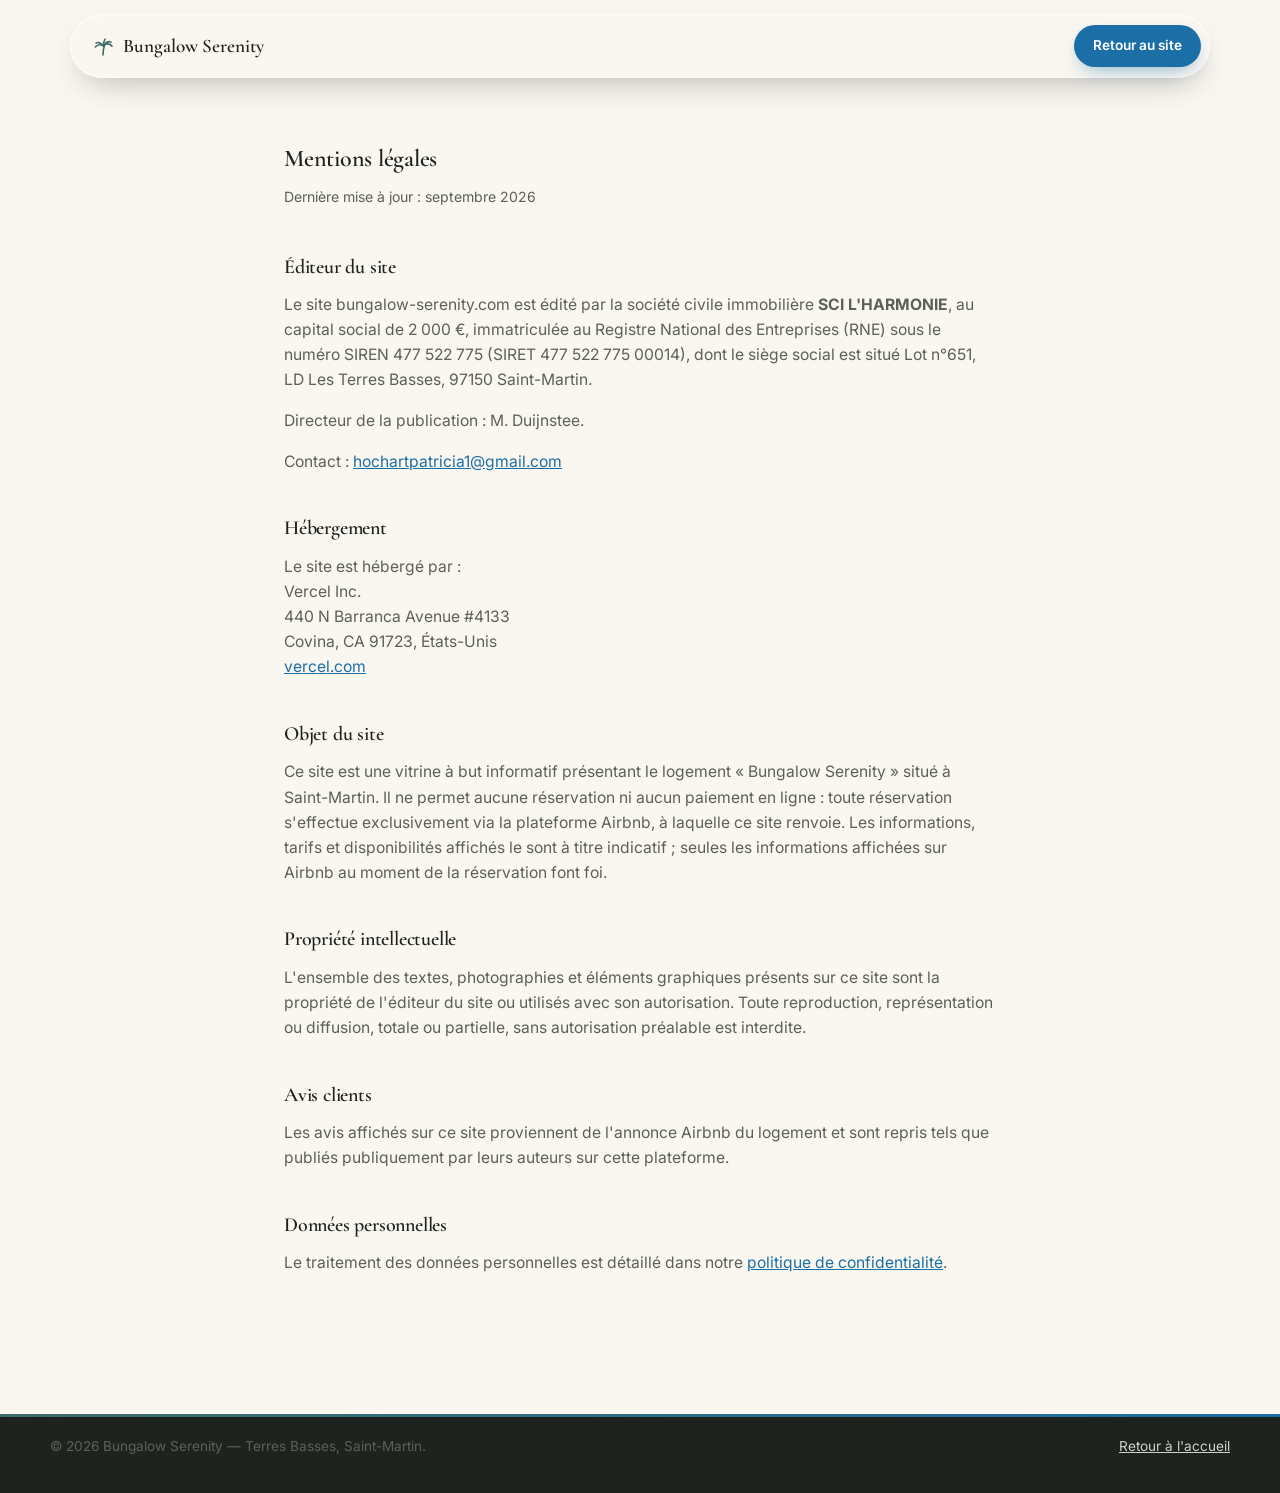
<file: mentions-legales.html>
<!DOCTYPE html>
<html lang="fr">
<head>
<meta charset="UTF-8">
<meta name="viewport" content="width=device-width, initial-scale=1.0">
<title>Mentions légales — Bungalow Serenity</title>
<meta name="description" content="Mentions légales du site Bungalow Serenity : éditeur, hébergeur et informations légales.">
<meta name="robots" content="noindex, follow">
<link rel="canonical" href="https://bungalow-serenity.com/mentions-legales.html">
<meta name="theme-color" content="#1c6ea6">
<link rel="icon" href="data:image/svg+xml,<svg xmlns=%22http://www.w3.org/2000/svg%22 viewBox=%220 0 100 100%22><text y=%22.9em%22 font-size=%2290%22>🌴</text></svg>">
<link rel="preconnect" href="https://fonts.googleapis.com">
<link rel="preconnect" href="https://fonts.gstatic.com" crossorigin>
<link href="https://fonts.googleapis.com/css2?family=Cormorant+Garamond:wght@500;600;700&family=Inter:wght@400;500;600;700&display=swap" rel="stylesheet">
<link rel="stylesheet" href="css/style.css">
<style>
  .legal-main { padding: 140px 0 100px; }
  .legal-main h1 { margin-bottom: 8px; }
  .legal-updated { color: var(--ink-soft); font-size: 0.88rem; margin-bottom: 2.6rem; }
  .legal-block { margin-bottom: 2.4rem; }
  .legal-block h2 { font-size: 1.25rem; margin-bottom: 0.6rem; }
  .legal-block p, .legal-block li { color: var(--ink-soft); font-size: 0.98rem; }
  .legal-block ul { padding-left: 1.2rem; list-style: disc; margin-bottom: 1em; }
  .legal-block a { color: var(--accent); text-decoration: underline; }
  .legal-back { display: inline-block; margin-bottom: 2rem; font-size: 0.9rem; color: var(--accent); }
</style>
</head>
<body>

<header class="site-header" id="top">
  <div class="container header-inner">
    <a href="index.html" class="brand">
      <svg class="icon brand-mark icon-sway"><use href="images/icons.svg#ic-palm"></use></svg>
      <span class="brand-name">Bungalow Serenity</span>
    </a>
    <div class="header-actions">
      <a class="btn btn-primary btn-small" href="index.html">Retour au site</a>
    </div>
  </div>
</header>

<main>
  <section class="legal-main">
    <div class="container" style="max-width: 760px;">
      <h1>Mentions légales</h1>
      <p class="legal-updated">Dernière mise à jour : septembre 2026</p>

      <div class="legal-block">
        <h2>Éditeur du site</h2>
        <p>
          Le site bungalow-serenity.com est édité par la société civile immobilière <strong>SCI L'HARMONIE</strong>,
          au capital social de 2 000 €, immatriculée au Registre National des Entreprises (RNE) sous le numéro
          SIREN 477 522 775 (SIRET 477 522 775 00014), dont le siège social est situé Lot n°651, LD Les Terres
          Basses, 97150 Saint-Martin.
        </p>
        <p>
          Directeur de la publication : M. Duijnstee.
        </p>
        <p>
          Contact : <a href="mailto:hochartpatricia1@gmail.com">hochartpatricia1@gmail.com</a>
        </p>
      </div>

      <div class="legal-block">
        <h2>Hébergement</h2>
        <p>
          Le site est hébergé par :<br>
          Vercel Inc.<br>
          440 N Barranca Avenue #4133<br>
          Covina, CA 91723, États-Unis<br>
          <a href="https://vercel.com" target="_blank" rel="noopener">vercel.com</a>
        </p>
      </div>

      <div class="legal-block">
        <h2>Objet du site</h2>
        <p>
          Ce site est une vitrine à but informatif présentant le logement « Bungalow Serenity » situé à Saint-Martin.
          Il ne permet aucune réservation ni aucun paiement en ligne : toute réservation s'effectue exclusivement
          via la plateforme Airbnb, à laquelle ce site renvoie. Les informations, tarifs et disponibilités affichés
          le sont à titre indicatif ; seules les informations affichées sur Airbnb au moment de la réservation font foi.
        </p>
      </div>

      <div class="legal-block">
        <h2>Propriété intellectuelle</h2>
        <p>
          L'ensemble des textes, photographies et éléments graphiques présents sur ce site sont la propriété de
          l'éditeur du site ou utilisés avec son autorisation. Toute reproduction, représentation ou diffusion,
          totale ou partielle, sans autorisation préalable est interdite.
        </p>
      </div>

      <div class="legal-block">
        <h2>Avis clients</h2>
        <p>
          Les avis affichés sur ce site proviennent de l'annonce Airbnb du logement et sont repris tels que
          publiés publiquement par leurs auteurs sur cette plateforme.
        </p>
      </div>

      <div class="legal-block">
        <h2>Données personnelles</h2>
        <p>
          Le traitement des données personnelles est détaillé dans notre
          <a href="politique-confidentialite.html">politique de confidentialité</a>.
        </p>
      </div>
    </div>
  </section>
</main>

<footer class="site-footer">
  <div class="container footer-inner">
    <p>&copy; <span id="year"></span> Bungalow Serenity — Terres Basses, Saint-Martin.</p>
    <a href="index.html">Retour à l'accueil</a>
  </div>
</footer>

<script>document.getElementById('year').textContent = new Date().getFullYear();</script>
</body>
</html>
</file>
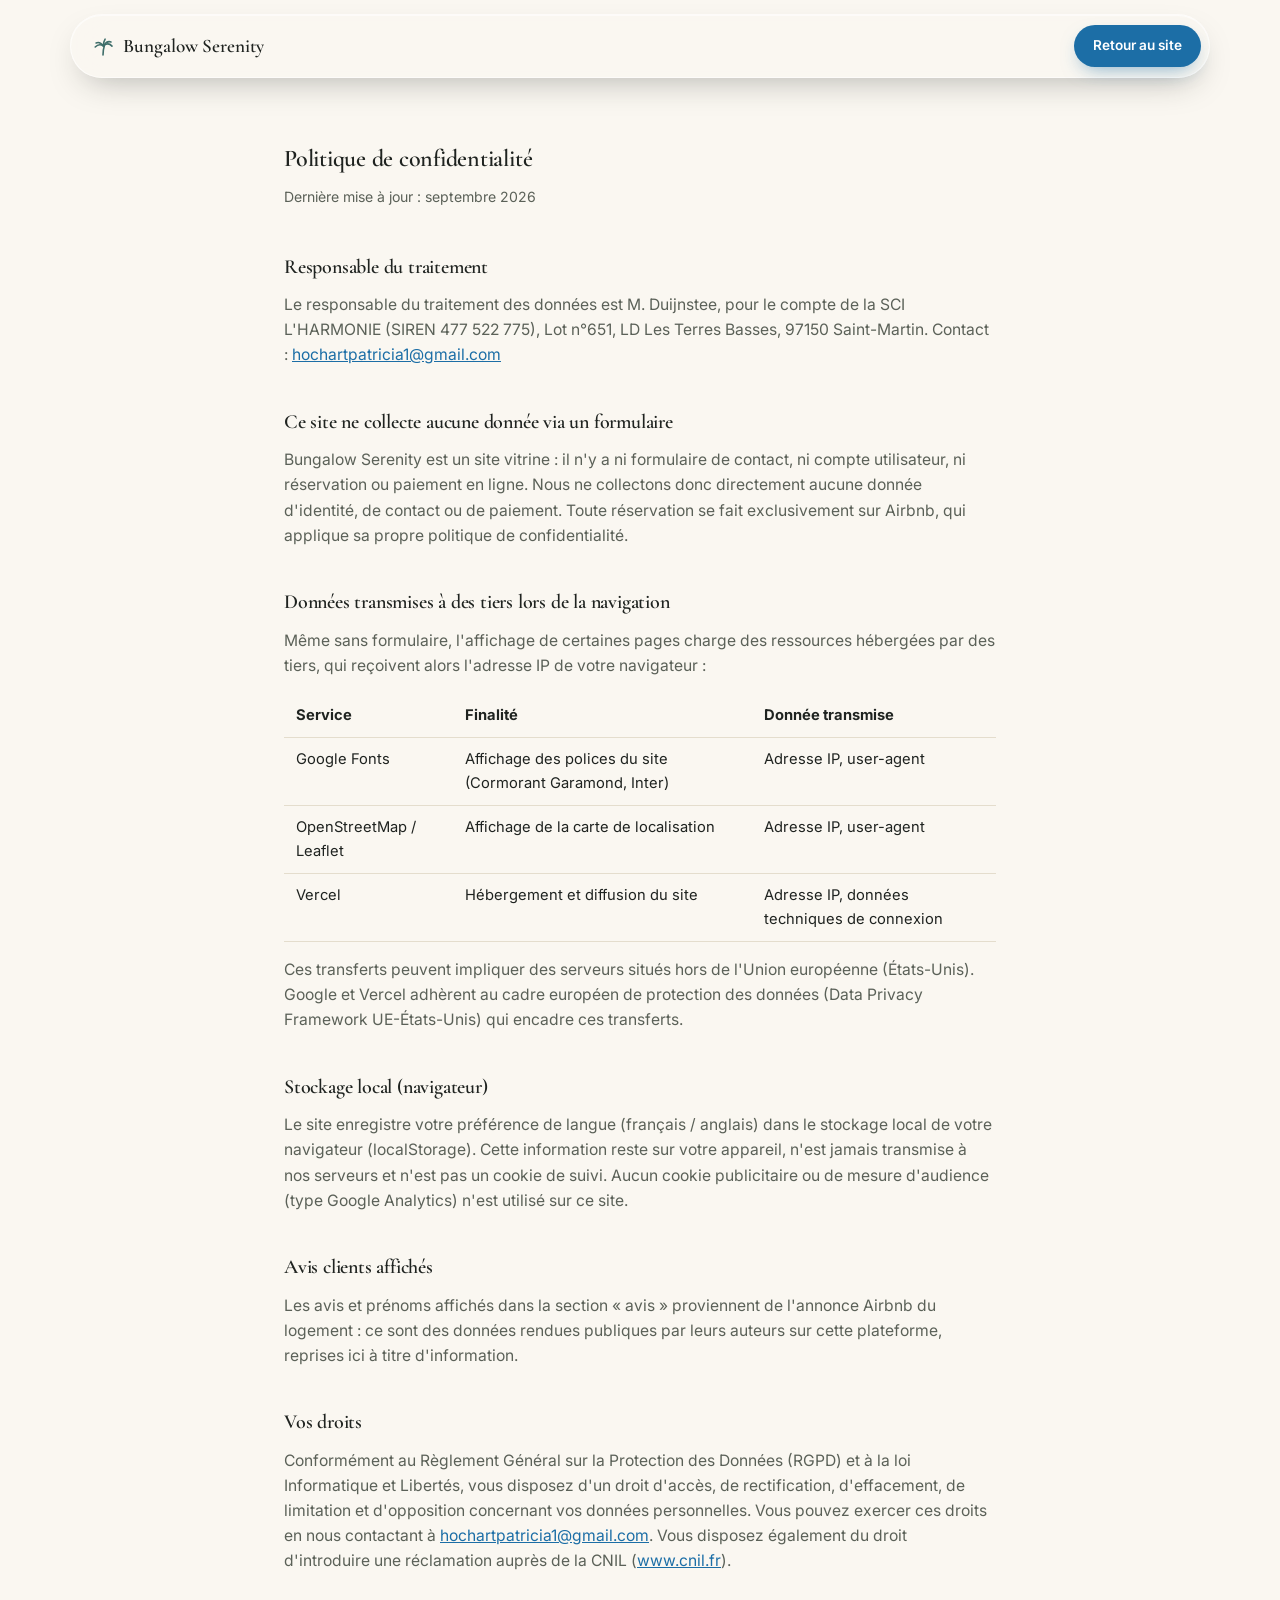
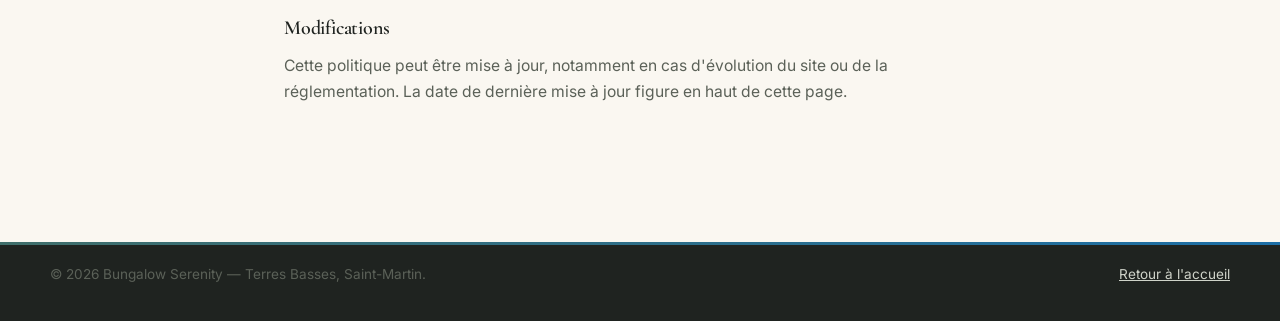
<file: politique-confidentialite.html>
<!DOCTYPE html>
<html lang="fr">
<head>
<meta charset="UTF-8">
<meta name="viewport" content="width=device-width, initial-scale=1.0">
<title>Politique de confidentialité — Bungalow Serenity</title>
<meta name="description" content="Politique de confidentialité du site Bungalow Serenity : données collectées, cookies et droits RGPD.">
<meta name="robots" content="noindex, follow">
<link rel="canonical" href="https://bungalow-serenity.com/politique-confidentialite.html">
<meta name="theme-color" content="#1c6ea6">
<link rel="icon" href="data:image/svg+xml,<svg xmlns=%22http://www.w3.org/2000/svg%22 viewBox=%220 0 100 100%22><text y=%22.9em%22 font-size=%2290%22>🌴</text></svg>">
<link rel="preconnect" href="https://fonts.googleapis.com">
<link rel="preconnect" href="https://fonts.gstatic.com" crossorigin>
<link href="https://fonts.googleapis.com/css2?family=Cormorant+Garamond:wght@500;600;700&family=Inter:wght@400;500;600;700&display=swap" rel="stylesheet">
<link rel="stylesheet" href="css/style.css">
<style>
  .legal-main { padding: 140px 0 100px; }
  .legal-main h1 { margin-bottom: 8px; }
  .legal-updated { color: var(--ink-soft); font-size: 0.88rem; margin-bottom: 2.6rem; }
  .legal-block { margin-bottom: 2.4rem; }
  .legal-block h2 { font-size: 1.25rem; margin-bottom: 0.6rem; }
  .legal-block p, .legal-block li { color: var(--ink-soft); font-size: 0.98rem; }
  .legal-block ul { padding-left: 1.2rem; list-style: disc; margin-bottom: 1em; }
  .legal-block a { color: var(--accent); text-decoration: underline; }
  .legal-table { width: 100%; border-collapse: collapse; margin: 1em 0; font-size: 0.92rem; }
  .legal-table th, .legal-table td { text-align: left; padding: 10px 12px; border-bottom: 1px solid var(--line); vertical-align: top; }
  .legal-table th { color: var(--ink); font-weight: 700; }
</style>
</head>
<body>

<header class="site-header" id="top">
  <div class="container header-inner">
    <a href="index.html" class="brand">
      <svg class="icon brand-mark icon-sway"><use href="images/icons.svg#ic-palm"></use></svg>
      <span class="brand-name">Bungalow Serenity</span>
    </a>
    <div class="header-actions">
      <a class="btn btn-primary btn-small" href="index.html">Retour au site</a>
    </div>
  </div>
</header>

<main>
  <section class="legal-main">
    <div class="container" style="max-width: 760px;">
      <h1>Politique de confidentialité</h1>
      <p class="legal-updated">Dernière mise à jour : septembre 2026</p>

      <div class="legal-block">
        <h2>Responsable du traitement</h2>
        <p>
          Le responsable du traitement des données est M. Duijnstee, pour le compte de la SCI L'HARMONIE
          (SIREN 477 522 775), Lot n°651, LD Les Terres Basses, 97150 Saint-Martin.
          Contact : <a href="mailto:hochartpatricia1@gmail.com">hochartpatricia1@gmail.com</a>
        </p>
      </div>

      <div class="legal-block">
        <h2>Ce site ne collecte aucune donnée via un formulaire</h2>
        <p>
          Bungalow Serenity est un site vitrine : il n'y a ni formulaire de contact, ni compte utilisateur, ni
          réservation ou paiement en ligne. Nous ne collectons donc directement aucune donnée d'identité, de
          contact ou de paiement. Toute réservation se fait exclusivement sur Airbnb, qui applique sa propre
          politique de confidentialité.
        </p>
      </div>

      <div class="legal-block">
        <h2>Données transmises à des tiers lors de la navigation</h2>
        <p>
          Même sans formulaire, l'affichage de certaines pages charge des ressources hébergées par des tiers, qui
          reçoivent alors l'adresse IP de votre navigateur :
        </p>
        <table class="legal-table">
          <tr><th>Service</th><th>Finalité</th><th>Donnée transmise</th></tr>
          <tr><td>Google Fonts</td><td>Affichage des polices du site (Cormorant Garamond, Inter)</td><td>Adresse IP, user-agent</td></tr>
          <tr><td>OpenStreetMap / Leaflet</td><td>Affichage de la carte de localisation</td><td>Adresse IP, user-agent</td></tr>
          <tr><td>Vercel</td><td>Hébergement et diffusion du site</td><td>Adresse IP, données techniques de connexion</td></tr>
        </table>
        <p>
          Ces transferts peuvent impliquer des serveurs situés hors de l'Union européenne (États-Unis). Google et
          Vercel adhèrent au cadre européen de protection des données (Data Privacy Framework UE-États-Unis) qui
          encadre ces transferts.
        </p>
      </div>

      <div class="legal-block">
        <h2>Stockage local (navigateur)</h2>
        <p>
          Le site enregistre votre préférence de langue (français / anglais) dans le stockage local de votre
          navigateur (localStorage). Cette information reste sur votre appareil, n'est jamais transmise à nos
          serveurs et n'est pas un cookie de suivi. Aucun cookie publicitaire ou de mesure d'audience
          (type Google Analytics) n'est utilisé sur ce site.
        </p>
      </div>

      <div class="legal-block">
        <h2>Avis clients affichés</h2>
        <p>
          Les avis et prénoms affichés dans la section « avis » proviennent de l'annonce Airbnb du logement : ce
          sont des données rendues publiques par leurs auteurs sur cette plateforme, reprises ici à titre
          d'information.
        </p>
      </div>

      <div class="legal-block">
        <h2>Vos droits</h2>
        <p>
          Conformément au Règlement Général sur la Protection des Données (RGPD) et à la loi Informatique et
          Libertés, vous disposez d'un droit d'accès, de rectification, d'effacement, de limitation et
          d'opposition concernant vos données personnelles. Vous pouvez exercer ces droits en nous contactant à
          <a href="mailto:hochartpatricia1@gmail.com">hochartpatricia1@gmail.com</a>. Vous disposez également du
          droit d'introduire une réclamation auprès de la CNIL (<a href="https://www.cnil.fr" target="_blank" rel="noopener">www.cnil.fr</a>).
        </p>
      </div>

      <div class="legal-block">
        <h2>Modifications</h2>
        <p>
          Cette politique peut être mise à jour, notamment en cas d'évolution du site ou de la réglementation.
          La date de dernière mise à jour figure en haut de cette page.
        </p>
      </div>
    </div>
  </section>
</main>

<footer class="site-footer">
  <div class="container footer-inner">
    <p>&copy; <span id="year"></span> Bungalow Serenity — Terres Basses, Saint-Martin.</p>
    <a href="index.html">Retour à l'accueil</a>
  </div>
</footer>

<script>document.getElementById('year').textContent = new Date().getFullYear();</script>
</body>
</html>
</file>
<file: css/style.css>
:root {
  --ink: #1f2320;
  --ink-soft: #5b6158;
  --paper: #faf7f1;
  --paper-alt: #f1ece1;
  --line: #e4ddcd;
  --accent: #1c6ea6;
  --accent-dark: #124d75;
  --accent-soft: #dceaf2;
  --lagoon: #3f6e6a;
  --star: #1c6ea6;
  --radius: 16px;
  --shadow: 0 12px 30px -12px rgba(31, 35, 32, 0.18);
  --shadow-sm: 0 6px 16px -8px rgba(31, 35, 32, 0.16);
  --shadow-lg: 0 24px 48px -16px rgba(31, 35, 32, 0.28);
  --ease: cubic-bezier(0.22, 1, 0.36, 1);
  --font-display: "Cormorant Garamond", Georgia, serif;
  --font-body: "Inter", -apple-system, BlinkMacSystemFont, sans-serif;
}

* { box-sizing: border-box; }
html { scroll-behavior: smooth; }
body {
  margin: 0;
  font-family: var(--font-body);
  color: var(--ink);
  background: var(--paper);
  line-height: 1.6;
  -webkit-font-smoothing: antialiased;
}
img { max-width: 100%; display: block; }
a { color: inherit; text-decoration: none; }
h1, h2, h3 { font-family: var(--font-display); font-weight: 600; margin: 0 0 0.4em; letter-spacing: -0.01em; }
h2 { font-size: clamp(1.7rem, 3vw, 2.4rem); }
h3 { font-size: 1.15rem; }
section[id] { scroll-margin-top: 96px; }
p { margin: 0 0 1em; color: var(--ink-soft); }
ul { padding: 0; margin: 0; list-style: none; }

.container { max-width: 1180px; margin: 0 auto; padding: 0 24px; }
.section { padding: 88px 0; }
.section-alt { background: var(--paper-alt); }
.section-lead { font-size: 1.05rem; margin-bottom: 2.2rem; max-width: 620px; }

.section h2, .host-inner h2 { position: relative; padding-top: 18px; }
.section h2::before, .host-inner h2::before {
  content: ""; position: absolute; top: 0; left: 0; width: 38px; height: 3px;
  background: var(--accent); border-radius: 3px;
}
.reviews-heading h2 { padding-top: 0; }
.reviews-heading h2::before { display: none; }

/* SCROLL REVEAL */
.reveal { opacity: 0; transform: translateY(26px); transition: opacity 0.7s var(--ease), transform 0.7s var(--ease); }
.reveal.in-view { opacity: 1; transform: none; }

.btn {
  display: inline-flex; align-items: center; justify-content: center; gap: 8px;
  padding: 13px 26px; border-radius: 999px; font-weight: 600; font-size: 0.95rem;
  border: 1px solid transparent; cursor: pointer; transition: transform 0.2s var(--ease), box-shadow 0.2s var(--ease), background 0.2s var(--ease);
  white-space: nowrap;
}
.btn-primary { background: var(--accent); color: #fff; box-shadow: 0 8px 20px -8px rgba(28, 110, 166, 0.6); }
.btn-primary:hover { background: var(--accent-dark); transform: translateY(-2px); box-shadow: 0 14px 26px -10px rgba(28, 110, 166, 0.7); }
.btn-primary .btn-arrow { width: 15px; height: 15px; transition: transform 0.2s var(--ease); }
.btn-primary:hover .btn-arrow { transform: translateX(3px); }
.btn-ghost { background: rgba(255,255,255,0.15); color: #fff; border-color: rgba(255,255,255,0.55); backdrop-filter: blur(4px); }
.btn-ghost:hover { background: rgba(255,255,255,0.28); transform: translateY(-2px); }
.btn-small { padding: 9px 18px; font-size: 0.85rem; }
.btn-large { padding: 16px 34px; font-size: 1.05rem; }

/* HEADER — floating pill navbar */
.site-header {
  position: fixed; top: 14px; left: 50%; transform: translateX(-50%); z-index: 200;
  width: min(94%, 1140px);
  background: rgba(250, 247, 241, 0.9); backdrop-filter: blur(16px) saturate(1.4); -webkit-backdrop-filter: blur(16px) saturate(1.4);
  border: 1px solid rgba(255,255,255,0.6);
  border-radius: 999px;
  box-shadow: 0 14px 34px -14px rgba(31, 35, 32, 0.35), 0 1px 0 rgba(255,255,255,0.6) inset;
  transition: top 0.25s ease, box-shadow 0.25s ease;
}
.header-inner { display: flex; align-items: center; justify-content: space-between; height: 62px; max-width: none; padding: 0 8px 0 20px; }
.brand { display: flex; align-items: center; gap: 8px; font-family: var(--font-display); font-weight: 600; font-size: clamp(0.95rem, 4vw, 1.2rem); min-width: 0; flex-shrink: 1; }
.brand-name { overflow: hidden; text-overflow: ellipsis; white-space: nowrap; min-width: 0; }
.brand-mark { width: 24px; height: 24px; color: var(--lagoon); flex-shrink: 0; }
.main-nav { display: flex; gap: 24px; }
.main-nav-cta { display: none; }
.main-nav a { font-size: 0.88rem; font-weight: 500; color: var(--ink-soft); }
.main-nav a:hover { color: var(--accent); }
.header-actions { display: flex; align-items: center; gap: 10px; flex-shrink: 0; }
.lang-toggle {
  border: 1px solid var(--line); background: #fff; border-radius: 999px; padding: 6px 12px;
  font-size: 0.78rem; font-weight: 700; letter-spacing: 0.03em; cursor: pointer; color: var(--ink-soft);
  display: flex; gap: 4px; align-items: center;
}
.lang-toggle .active { color: var(--accent); }
.lang-sep { opacity: 0.4; }
.nav-toggle { display: none; flex-direction: column; gap: 4px; background: none; border: none; cursor: pointer; padding: 6px; }
.nav-toggle span { width: 22px; height: 2px; background: var(--ink); display: block; }

/* CUSTOM ICONS */
.icon {
  display: inline-block; flex-shrink: 0; fill: none; stroke: currentColor;
  stroke-width: 1.6; stroke-linecap: round; stroke-linejoin: round; vertical-align: -0.15em;
}
.icon-xs { width: 15px; height: 15px; }
.icon-sm { width: 19px; height: 19px; }
.icon-md { width: 26px; height: 26px; }
.icon-lg { width: 34px; height: 34px; }

.icon-chip {
  display: inline-flex; align-items: center; justify-content: center; flex-shrink: 0;
  border-radius: 50%; background: var(--accent-soft); color: var(--accent-dark);
}
.icon-chip.chip-lagoon { background: rgba(63, 110, 106, 0.14); color: var(--lagoon); }

@keyframes icon-sway { 0%, 100% { transform: rotate(-6deg); } 50% { transform: rotate(6deg); } }
@keyframes icon-float { 0%, 100% { transform: translateY(0); } 50% { transform: translateY(-3px); } }
@keyframes icon-pulse { 0%, 100% { transform: scale(1); opacity: 1; } 50% { transform: scale(1.12); opacity: 0.85; } }
@keyframes icon-flicker { 0%, 100% { transform: scale(1) rotate(0deg); } 40% { transform: scale(1.08) rotate(-3deg); } 70% { transform: scale(0.96) rotate(2deg); } }
@keyframes icon-bob { 0%, 100% { transform: translateY(0); } 50% { transform: translateY(-4px); } }
@keyframes icon-spin-slow { from { transform: rotate(0deg); } to { transform: rotate(360deg); } }
@keyframes icon-wiggle { 0%, 100% { transform: rotate(0deg); } 25% { transform: rotate(-8deg); } 75% { transform: rotate(8deg); } }

.icon-sway { transform-origin: bottom center; animation: icon-sway 3.6s ease-in-out infinite; }
.icon-float { animation: icon-float 3s ease-in-out infinite; }
.icon-pulse { animation: icon-pulse 2.2s ease-in-out infinite; }
.icon-flicker { animation: icon-flicker 1.8s ease-in-out infinite; transform-origin: bottom center; }
.icon-bob { animation: icon-bob 2.4s ease-in-out infinite; }
.icon-spin-slow { animation: icon-spin-slow 6s linear infinite; }
.icon-wiggle { animation: icon-wiggle 2.6s ease-in-out infinite; }

/* HERO */
.hero { position: relative; min-height: 92vh; display: flex; align-items: flex-end; color: #fff; overflow: hidden; }
.hero-media {
  position: absolute; inset: 0; background-size: cover; background-position: center;
  transition: opacity 1.2s ease; animation: hero-zoom 16s var(--ease) forwards;
}
@keyframes hero-zoom { from { transform: scale(1.08); } to { transform: scale(1); } }
.hero-overlay { position: absolute; inset: 0; background: linear-gradient(180deg, rgba(20,22,18,0.2) 0%, rgba(20,22,18,0.18) 40%, rgba(20,22,18,0.86) 100%); }
.hero-content { position: relative; z-index: 2; padding-bottom: 72px; }
.hero-content > * { opacity: 0; animation: fade-up 0.8s var(--ease) forwards; }
@keyframes fade-up { from { opacity: 0; transform: translateY(20px); } to { opacity: 1; transform: translateY(0); } }
.hero-content .eyebrow { animation-delay: 0.05s; }
.hero-content h1 { animation-delay: 0.18s; }
.hero-content .hero-sub { animation-delay: 0.3s; }
.hero-content .hero-badges { animation-delay: 0.42s; }
.hero-content .hero-cta { animation-delay: 0.54s; }
.eyebrow { text-transform: uppercase; letter-spacing: 0.12em; font-size: 0.78rem; color: #f1ece1; opacity: 0.85; margin-bottom: 14px; }
.hero h1 { font-size: clamp(2.6rem, 6vw, 4.6rem); color: #fff; margin-bottom: 14px; text-shadow: 0 4px 24px rgba(0,0,0,0.25); }
.hero-sub { font-size: 1.15rem; color: #f1ece1; max-width: 540px; margin-bottom: 26px; }
.hero-badges { display: flex; gap: 10px; flex-wrap: wrap; margin-bottom: 30px; }
.badge {
  display: inline-flex; align-items: center; gap: 7px;
  background: rgba(255,255,255,0.14); border: 1px solid rgba(255,255,255,0.35); backdrop-filter: blur(6px);
  padding: 8px 16px; border-radius: 999px; font-size: 0.86rem; font-weight: 500;
  transition: background 0.2s var(--ease), transform 0.2s var(--ease);
}
.badge:hover { background: rgba(255,255,255,0.22); transform: translateY(-2px); }
.hero-cta { display: flex; gap: 14px; flex-wrap: wrap; }

.scroll-cue {
  position: absolute; bottom: 22px; left: 50%; transform: translateX(-50%); z-index: 2;
  color: #fff; display: flex; flex-direction: column; align-items: center; gap: 4px;
  opacity: 0; animation: fade-up 0.8s var(--ease) forwards; animation-delay: 0.7s;
  transition: opacity 0.2s var(--ease);
}
.scroll-cue span { font-size: 0.68rem; text-transform: uppercase; letter-spacing: 0.1em; opacity: 0.8; }
.scroll-cue .icon { width: 18px; height: 18px; }
.scroll-cue:hover span { opacity: 1; }

/* STATS STRIP */
.stats-strip { background: var(--ink); color: #fff; }
.stats-inner { display: flex; justify-content: space-around; padding: 26px 0; flex-wrap: wrap; gap: 18px; }
.stat { display: flex; flex-direction: column; align-items: center; font-size: 0.85rem; color: #cfd3c9; text-align: center; }
.stat-num { font-family: var(--font-display); font-size: 1.5rem; color: #fff; }

/* TWO COL */
.two-col { display: grid; grid-template-columns: 1.1fr 0.9fr; gap: 60px; align-items: start; }
@media (max-width: 900px) { .two-col { grid-template-columns: 1fr; } }

/* GALLERY */
.gallery-grid {
  display: grid; grid-template-columns: repeat(4, 1fr); gap: 12px;
}
.g-item { position: relative; border-radius: 12px; overflow: hidden; cursor: pointer; }
.g-item img {
  width: 100%; height: 220px; object-fit: cover; display: block;
  transition: transform 0.5s var(--ease);
}
.g-item::after {
  content: ""; position: absolute; inset: 0; opacity: 0; transition: opacity 0.3s var(--ease);
  background: linear-gradient(180deg, transparent 50%, rgba(20,20,16,0.55) 100%);
}
.g-item .g-zoom {
  position: absolute; inset: 0; display: flex; align-items: center; justify-content: center;
  opacity: 0; transition: opacity 0.3s var(--ease); color: #fff;
}
.g-item .g-zoom .icon { width: 26px; height: 26px; }
.g-item:hover img { transform: scale(1.08); }
.g-item:hover::after, .g-item:hover .g-zoom { opacity: 1; }
.gallery-grid .g-more {
  width: 100%; height: 220px; border-radius: 12px; background: var(--ink); color: #fff;
  display: flex; flex-direction: column; align-items: center; justify-content: center; gap: 6px; cursor: pointer;
  transition: background 0.25s var(--ease);
}
.gallery-grid .g-more:hover { background: var(--accent-dark); }
.gallery-grid .g-more .icon { width: 22px; height: 22px; }
.gallery-grid .g-more span { font-weight: 600; font-size: 1.05rem; }
@media (max-width: 900px) { .gallery-grid { grid-template-columns: repeat(3, 1fr); } .g-item img, .gallery-grid .g-more { height: 180px; } }
@media (max-width: 600px) { .gallery-grid { grid-template-columns: repeat(2, 1fr); } .g-item img, .gallery-grid .g-more { height: 140px; } }
.gallery-hidden { display: none !important; }

/* SLEEP BLOCKS */
.sleep-blocks { display: flex; gap: 24px; margin-top: 1.5rem; }
.sleep-block {
  background: #fff; border: 1px solid var(--line); border-radius: var(--radius); padding: 18px 22px; flex: 1;
  transition: transform 0.25s var(--ease), box-shadow 0.25s var(--ease), border-color 0.25s var(--ease);
}
.sleep-block:hover { transform: translateY(-3px); box-shadow: var(--shadow-sm); border-color: transparent; }
.sleep-block h3 { margin-bottom: 4px; font-size: 1rem; }
.sleep-block p { margin: 0; }

/* HIGHLIGHT CARDS */
.highlight-cards { display: flex; flex-direction: column; gap: 16px; }
.highlight-card {
  background: #fff; border: 1px solid var(--line); border-radius: var(--radius); padding: 22px; box-shadow: var(--shadow);
  transition: transform 0.3s var(--ease), box-shadow 0.3s var(--ease);
}
.highlight-card:hover { transform: translateY(-5px); box-shadow: var(--shadow-lg); }
.hc-icon { width: 52px; height: 52px; }
.highlight-card h3 { margin: 10px 0 6px; font-size: 1.05rem; }
.highlight-card p { margin: 0; font-size: 0.92rem; }

/* AMENITIES */
.amenities-grid { display: grid; grid-template-columns: repeat(3, 1fr); gap: 28px 40px; }
@media (max-width: 900px) { .amenities-grid { grid-template-columns: repeat(2, 1fr); } }
@media (max-width: 600px) { .amenities-grid { grid-template-columns: 1fr; } }
.amenity-cat h3 { font-size: 0.95rem; text-transform: uppercase; letter-spacing: 0.06em; color: var(--accent); font-family: var(--font-body); font-weight: 700; margin-bottom: 12px; }
.amenity-cat ul li {
  padding: 7px 10px; margin: 0 -10px; border-radius: 8px; border-bottom: 1px dashed var(--line);
  font-size: 0.94rem; color: var(--ink); display: flex; gap: 10px; align-items: center;
  transition: background 0.2s var(--ease);
}
.amenity-cat ul li:hover { background: rgba(28, 110, 166, 0.07); }
.amenity-cat ul li:last-child { border-bottom: none; }
.amenity-cat ul li .a-ico { flex-shrink: 0; color: var(--accent); }

/* REVIEWS */
.reviews-heading { display: flex; justify-content: space-between; align-items: flex-end; flex-wrap: wrap; gap: 20px; margin-bottom: 8px; }
.rating-summary { text-align: center; }
.rating-big { font-family: var(--font-display); font-size: 2.6rem; display: block; }
.rating-stars { color: var(--star); letter-spacing: 2px; margin: 2px 0; }
.rating-count { font-size: 0.85rem; color: var(--ink-soft); }

.rating-bars { display: grid; grid-template-columns: repeat(6, 1fr); gap: 18px; margin: 2.4rem 0 3rem; }
@media (max-width: 900px) { .rating-bars { grid-template-columns: repeat(3, 1fr); } }
@media (max-width: 560px) { .rating-bars { grid-template-columns: repeat(2, 1fr); } }
.rb-item { text-align: center; }
.rb-label { font-size: 0.8rem; color: var(--ink-soft); display: block; margin-bottom: 4px; }
.rb-score { font-family: var(--font-display); font-size: 1.3rem; }

.reviews-marquee-wrap { overflow: hidden; margin-bottom: 22px; -webkit-mask-image: linear-gradient(90deg, transparent, #000 6%, #000 94%, transparent); mask-image: linear-gradient(90deg, transparent, #000 6%, #000 94%, transparent); }
.reviews-marquee { display: flex; gap: 18px; width: max-content; animation: scroll-left 130s linear infinite; }
.reviews-marquee-wrap.reverse .reviews-marquee { animation: scroll-right 150s linear infinite; }
.reviews-marquee-wrap:hover .reviews-marquee { animation-play-state: paused; }
@keyframes scroll-left { from { transform: translateX(0); } to { transform: translateX(-50%); } }
@keyframes scroll-right { from { transform: translateX(-50%); } to { transform: translateX(0); } }

.review-card {
  background: #fff; border: 1px solid var(--line); border-radius: var(--radius); padding: 22px;
  width: 320px; flex-shrink: 0; box-shadow: var(--shadow); cursor: pointer;
  transition: transform 0.25s var(--ease), box-shadow 0.25s var(--ease);
}
.review-card:hover { transform: translateY(-4px); box-shadow: var(--shadow-lg); }
.review-card .rc-top { display: flex; align-items: center; gap: 10px; margin-bottom: 10px; }
.review-card .rc-avatar {
  width: 40px; height: 40px; border-radius: 50%; background: var(--accent-soft); color: var(--accent-dark);
  display: flex; align-items: center; justify-content: center; font-weight: 700; font-family: var(--font-display); flex-shrink: 0;
}
.review-card .rc-name { font-weight: 600; font-size: 0.95rem; }
.review-card .rc-meta { font-size: 0.78rem; color: var(--ink-soft); }
.review-card .rc-stars { color: var(--star); font-size: 0.82rem; margin-bottom: 8px; }
.review-card .rc-text {
  font-size: 0.88rem; color: var(--ink); margin: 0;
  display: -webkit-box; -webkit-line-clamp: 6; -webkit-box-orient: vertical; overflow: hidden;
  white-space: pre-line;
}
.review-card.expanded .rc-text { -webkit-line-clamp: unset; overflow: visible; }
.review-card .rc-date { font-size: 0.74rem; color: var(--ink-soft); margin-top: 10px; display: block; }

/* AVAILABILITY CALENDAR */
.calendar-legend { display: flex; gap: 22px; margin-bottom: 20px; flex-wrap: wrap; font-size: 0.88rem; color: var(--ink-soft); }
.calendar-legend span { display: inline-flex; align-items: center; gap: 8px; }
.dot { width: 11px; height: 11px; border-radius: 50%; display: inline-block; }
.dot-free { background: #6f9a72; }
.dot-busy { background: var(--accent); }
.dot-past { background: #d8d2c2; }
.calendar-status { font-size: 0.88rem; color: var(--ink-soft); margin-bottom: 18px; }
.calendar-status.is-error { color: var(--accent-dark); }
.calendar-nav { display: flex; align-items: center; justify-content: center; gap: 18px; margin-bottom: 22px; }
.cal-nav-btn {
  width: 40px; height: 40px; border-radius: 50%; border: 1px solid var(--line); background: #fff;
  color: var(--ink); font-size: 1.3rem; line-height: 1; cursor: pointer; display: flex; align-items: center; justify-content: center;
  transition: background 0.15s ease, border-color 0.15s ease;
}
.cal-nav-btn:hover { background: var(--accent-soft); border-color: var(--accent); }
.cal-nav-btn:disabled { opacity: 0.35; cursor: not-allowed; }
.cal-nav-btn:disabled:hover { background: #fff; border-color: var(--line); }
.cal-range-label { font-weight: 600; font-size: 0.95rem; min-width: 200px; text-align: center; text-transform: capitalize; }
@media (max-width: 420px) {
  .calendar-nav { gap: 8px; }
  .cal-nav-btn { width: 34px; height: 34px; font-size: 1.1rem; flex-shrink: 0; }
  .cal-range-label { min-width: 0; flex: 1; font-size: 0.82rem; }
}
.calendar-grid { display: grid; grid-template-columns: repeat(3, 1fr); gap: 24px; margin-bottom: 2.4rem; }
@media (max-width: 900px) { .calendar-grid { grid-template-columns: repeat(2, 1fr); } }
@media (max-width: 600px) { .calendar-grid { grid-template-columns: 1fr; } }
.cal-month { background: #fff; border: 1px solid var(--line); border-radius: var(--radius); padding: 18px; }
.cal-month h4 { font-family: var(--font-body); font-weight: 700; font-size: 0.95rem; margin: 0 0 12px; text-align: center; text-transform: capitalize; }
.cal-days { display: grid; grid-template-columns: repeat(7, 1fr); gap: 4px; }
.cal-dow { font-size: 0.68rem; text-align: center; color: var(--ink-soft); font-weight: 600; }
.cal-day { aspect-ratio: 1; display: flex; align-items: center; justify-content: center; font-size: 0.72rem; border-radius: 6px; }
.cal-day.free { background: rgba(111, 154, 114, 0.16); color: #3f5c41; }
.cal-day.busy { background: rgba(28, 110, 166, 0.16); color: var(--accent-dark); text-decoration: line-through; opacity: 0.75; }
.cal-day.past { color: #c9c2ae; }
.cal-day.empty { visibility: hidden; }
.calendar-cta { text-align: center; }
.price-note {
  display: flex; justify-content: center; align-items: center; gap: 10px; flex-wrap: wrap;
  margin-bottom: 24px; font-size: 0.92rem; color: var(--ink-soft);
}
.price-note .price-range { font-weight: 700; color: var(--ink); }
.price-note .price-sep { opacity: 0.5; }

/* MAP */
.map-box { width: 100%; height: 420px; border-radius: var(--radius); overflow: hidden; border: 1px solid var(--line); box-shadow: var(--shadow); background: var(--paper-alt); }

.map-pin-dot {
  position: absolute; top: 0; left: 3px; width: 34px; height: 34px; border-radius: 50%;
  background: var(--accent); color: #fff; display: flex; align-items: center; justify-content: center;
  box-shadow: 0 4px 12px -2px rgba(31, 35, 32, 0.4), 0 0 0 4px rgba(255,255,255,0.9);
  animation: icon-bob 2.6s ease-in-out infinite;
}
.map-pin-tail {
  position: absolute; top: 30px; left: 17px; width: 6px; height: 6px; background: var(--accent-dark);
  border-radius: 50% 50% 50% 0; transform: rotate(45deg);
}
.leaflet-popup-content-wrapper { border-radius: 12px; box-shadow: var(--shadow-lg); }
.leaflet-popup-content { font-family: var(--font-body); font-size: 0.9rem; color: var(--ink); margin: 10px 14px; }
.leaflet-popup-content strong { font-family: var(--font-display); font-size: 1.05rem; color: var(--accent-dark); }
.leaflet-popup-tip { box-shadow: none; }
.leaflet-control-zoom { border: none !important; box-shadow: var(--shadow-sm) !important; border-radius: 10px !important; overflow: hidden; }
.leaflet-control-zoom a {
  background: #fff !important; color: var(--ink) !important; width: 32px !important; height: 32px !important;
  line-height: 32px !important; border-color: var(--line) !important;
}
.leaflet-control-zoom a:hover { background: var(--accent-soft) !important; color: var(--accent-dark) !important; }
.leaflet-control-attribution { background: rgba(250, 247, 241, 0.85) !important; font-size: 0.68rem !important; }
.location-list { margin-top: 1.4rem; display: flex; flex-direction: column; gap: 10px; }
.location-list li { font-size: 0.95rem; color: var(--ink); display: flex; gap: 10px; align-items: center; }

/* HOST */
.host-inner { display: flex; gap: 32px; align-items: flex-start; }
.host-avatar {
  width: 96px; height: 96px; border-radius: 50%; background: var(--lagoon); color: #fff;
  display: flex; align-items: center; justify-content: center; font-family: var(--font-display); font-size: 2.4rem; flex-shrink: 0;
  box-shadow: 0 0 0 6px rgba(63, 110, 106, 0.14), var(--shadow);
  overflow: hidden;
}
.host-avatar img { width: 100%; height: 100%; object-fit: cover; }
.host-inner h2 { margin-bottom: 2px; }
.host-inner h3 { color: var(--accent); margin-bottom: 8px; }
.host-tags { font-size: 0.88rem; font-weight: 500; margin-bottom: 14px; }
.host-meta { display: flex; gap: 20px; font-size: 0.88rem; font-weight: 600; flex-wrap: wrap; }
.host-meta span { display: inline-flex; align-items: center; gap: 6px; }
@media (max-width: 700px) { .host-inner { flex-direction: column; align-items: center; text-align: center; } }

/* INFO GRID */
.info-grid { display: grid; grid-template-columns: repeat(3, 1fr); gap: 24px; }
@media (max-width: 900px) { .info-grid { grid-template-columns: 1fr; } }
.info-card { background: #fff; border: 1px solid var(--line); border-radius: var(--radius); padding: 24px; }
.info-card ul li { padding: 5px 0; font-size: 0.92rem; }
.info-card ul li::before { content: "— "; color: var(--accent); }

/* FINAL CTA */
.final-cta { background: linear-gradient(135deg, #2f4b47, #1f2320); color: #fff; padding: 90px 0; text-align: center; }
.final-cta h2 { color: #fff; }
.final-cta p { color: #d8ddd3; margin-bottom: 30px; font-size: 1.05rem; }

/* FOOTER */
.site-footer { background: var(--ink); color: #cfd3c9; position: relative; }
.site-footer::before {
  content: ""; position: absolute; top: 0; left: 0; right: 0; height: 3px;
  background: linear-gradient(90deg, var(--lagoon), var(--accent));
}
.footer-top {
  display: flex; justify-content: space-between; align-items: center; flex-wrap: wrap; gap: 20px;
  padding: 40px 0 28px; border-bottom: 1px solid rgba(255,255,255,0.1);
}
.footer-brand { display: flex; align-items: center; gap: 10px; font-family: var(--font-display); font-size: 1.3rem; color: #fff; }
.footer-links { display: flex; gap: 24px; flex-wrap: wrap; }
.footer-links a { font-size: 0.88rem; color: #cfd3c9; transition: color 0.2s var(--ease); }
.footer-links a:hover { color: #fff; }
.footer-inner { display: flex; justify-content: space-between; flex-wrap: wrap; gap: 10px; font-size: 0.85rem; padding: 22px 0; }
.footer-inner a { text-decoration: underline; }
.footer-inner a:hover { color: #fff; }

/* LIGHTBOX */
.lightbox {
  position: fixed; inset: 0; background: rgba(10,10,8,0.94); z-index: 200;
  display: none; align-items: center; justify-content: center;
}
.lightbox.open { display: flex; }
.lightbox-media { display: flex; flex-direction: column; align-items: center; max-width: 88vw; }
.lightbox img { max-width: 88vw; max-height: 78vh; border-radius: 8px; }
.lightbox-caption { color: #f1ece1; font-size: 0.95rem; text-align: center; margin-top: 14px; max-width: 640px; padding: 0 16px; }
.lightbox-close { position: absolute; top: 22px; right: 28px; background: none; border: none; color: #fff; font-size: 2.2rem; cursor: pointer; line-height: 1; }
.lightbox-nav { position: absolute; top: 50%; transform: translateY(-50%); background: rgba(255,255,255,0.12); border: none; color: #fff; font-size: 2.4rem; width: 54px; height: 54px; border-radius: 50%; cursor: pointer; }
.lightbox-nav:hover { background: rgba(255,255,255,0.24); }
.lightbox-nav.prev { left: 20px; }
.lightbox-nav.next { right: 20px; }
.lightbox-count { position: absolute; bottom: 24px; color: #cfd3c9; font-size: 0.9rem; }

/* RESPONSIVE NAV */
@media (max-width: 860px) {
  .main-nav {
    position: fixed; top: 84px; left: 50%; transform: translateX(-50%) translateY(-10px);
    /* vw, not %: .main-nav sits inside .site-header, which has a transform — a transformed
       ancestor becomes the containing block for fixed descendants, so a %-width here would
       resolve against the (narrower) header box instead of the viewport. vw is immune to that. */
    width: min(94vw, 1140px);
    background: rgba(250, 247, 241, 0.98); backdrop-filter: blur(20px) saturate(1.4); -webkit-backdrop-filter: blur(20px) saturate(1.4);
    flex-direction: column; align-items: stretch; padding: 10px; gap: 2px;
    border: 1px solid rgba(255,255,255,0.6); border-radius: 26px;
    box-shadow: 0 14px 34px -14px rgba(31, 35, 32, 0.35), 0 1px 0 rgba(255,255,255,0.6) inset;
    opacity: 0; visibility: hidden; pointer-events: none;
    transition: opacity 0.25s var(--ease), transform 0.25s var(--ease), visibility 0.25s;
  }
  .main-nav.open { opacity: 1; visibility: visible; pointer-events: auto; transform: translateX(-50%) translateY(0); }
  .main-nav a {
    display: flex; align-items: center; justify-content: space-between; gap: 10px;
    padding: 14px 16px; border-radius: 16px; font-size: 0.98rem; font-weight: 600; color: var(--ink);
    transition: background 0.18s var(--ease), color 0.18s var(--ease);
  }
  .main-nav a:not(.btn)::after {
    content: "\2192"; color: var(--accent); opacity: 0; font-size: 0.95rem;
    transform: translateX(-4px); transition: opacity 0.18s var(--ease), transform 0.18s var(--ease);
  }
  .main-nav a:not(.btn):hover, .main-nav a:not(.btn):active { background: var(--accent-soft); color: var(--accent-dark); }
  .main-nav a:not(.btn):hover::after, .main-nav a:not(.btn):active::after { opacity: 1; transform: translateX(0); }
  .main-nav a:not(.btn):not(:last-of-type) { border-bottom: 1px solid var(--line); border-radius: 16px; }
  .main-nav .main-nav-cta { display: flex; margin-top: 6px; justify-content: center; }
  .nav-toggle { display: flex; }
  #cta-header { display: none; }
}

/* SMALL SCREENS — phones & folded foldables (e.g. Galaxy Fold, iPhone Fold outer screen) */
@media (max-width: 480px) {
  .container { padding: 0 18px; }
  .section { padding: 60px 0; }
  .two-col { gap: 36px; }
  .sleep-blocks { flex-direction: column; }
  .host-avatar { width: 80px; height: 80px; font-size: 2rem; }
  .map-box { height: 280px; }
  .hero h1 { font-size: clamp(2.1rem, 9vw, 3rem); }
  .hero-content { padding-bottom: 56px; }
  .review-card { width: 260px; padding: 16px; }
  .rating-big { font-size: 2.2rem; }
}

@media (max-width: 380px) {
  .header-inner { padding: 0 6px 0 12px; }
  .header-actions { gap: 6px; }
  .brand-name { display: none; }
  .lang-toggle { padding: 5px 8px; font-size: 0.7rem; }
  .badge { padding: 6px 12px; font-size: 0.78rem; }
  .hero-cta { flex-direction: column; align-items: stretch; }
  .hero-cta .btn, .calendar-cta .btn, .final-cta .btn {
    white-space: normal; width: 100%; text-align: center;
  }
}

/* LANG VISIBILITY (JS toggles textContent, this is a fallback no-op) */
</file>
